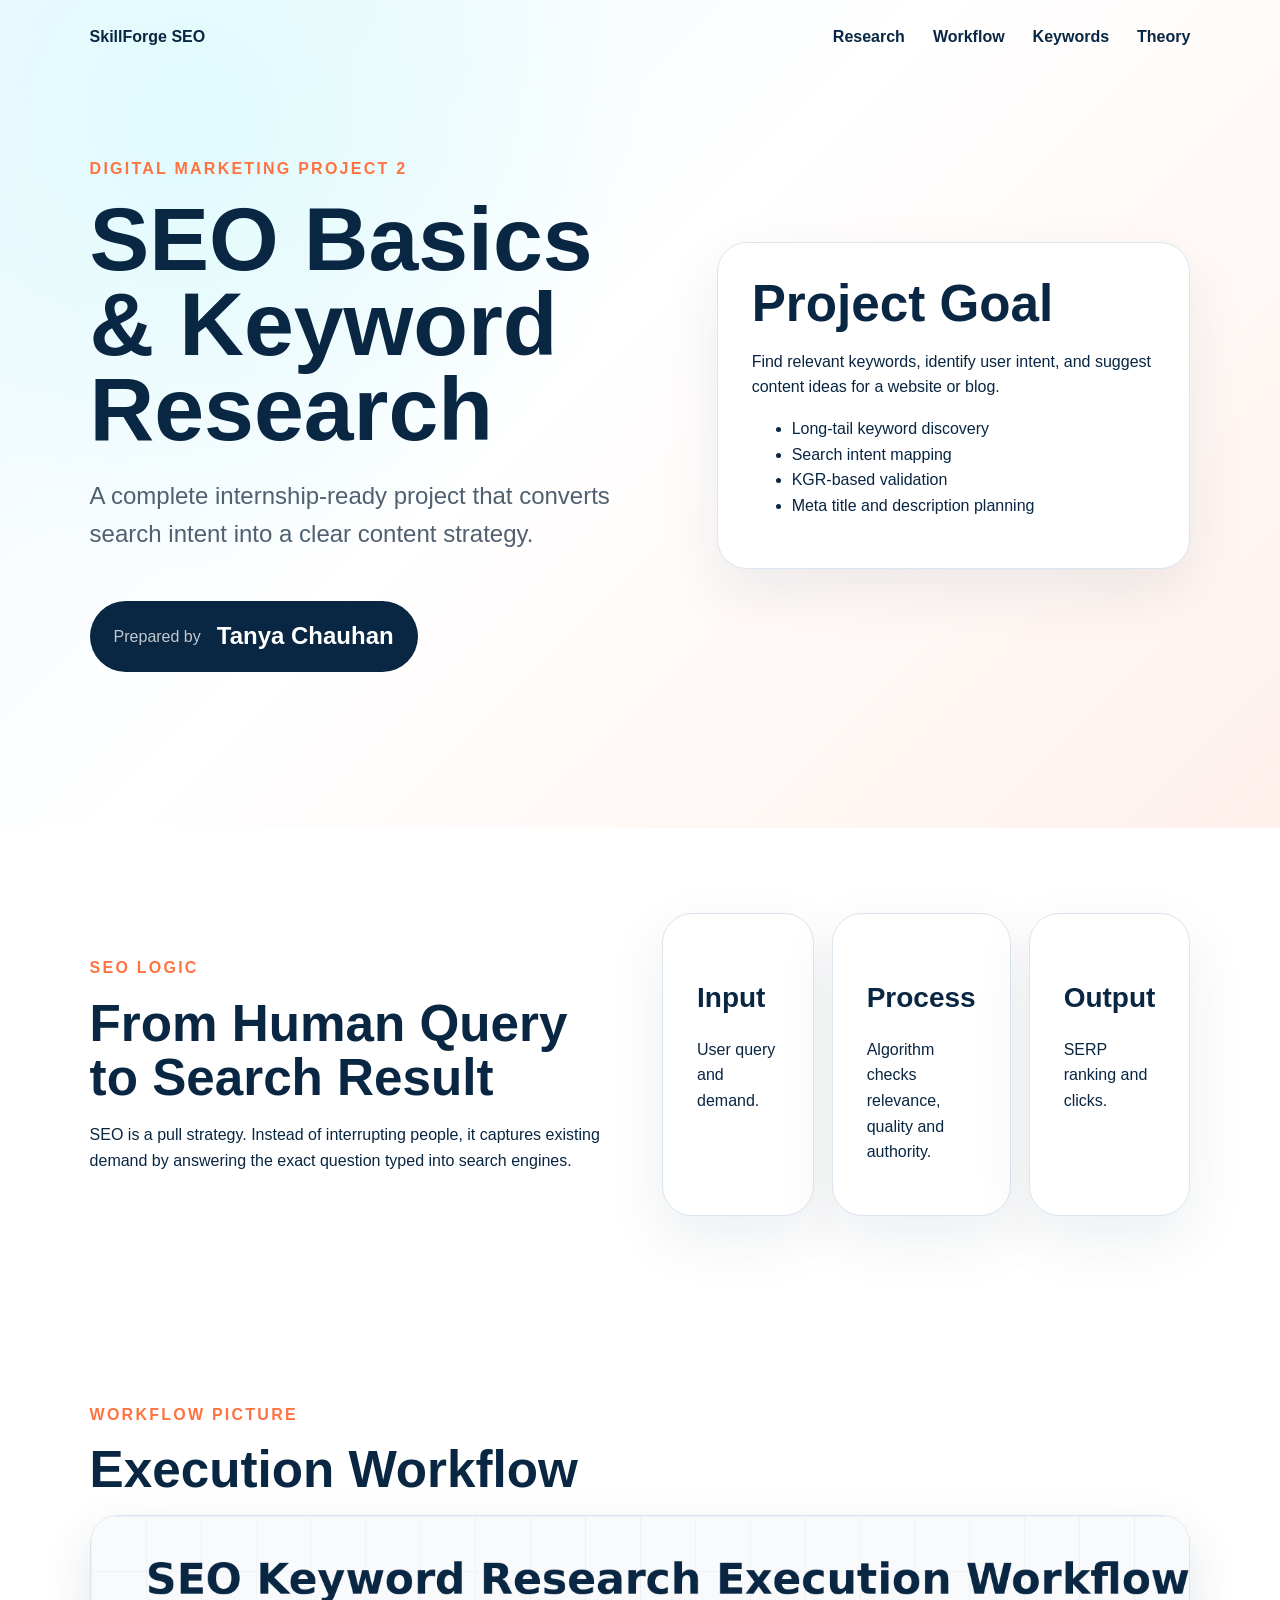
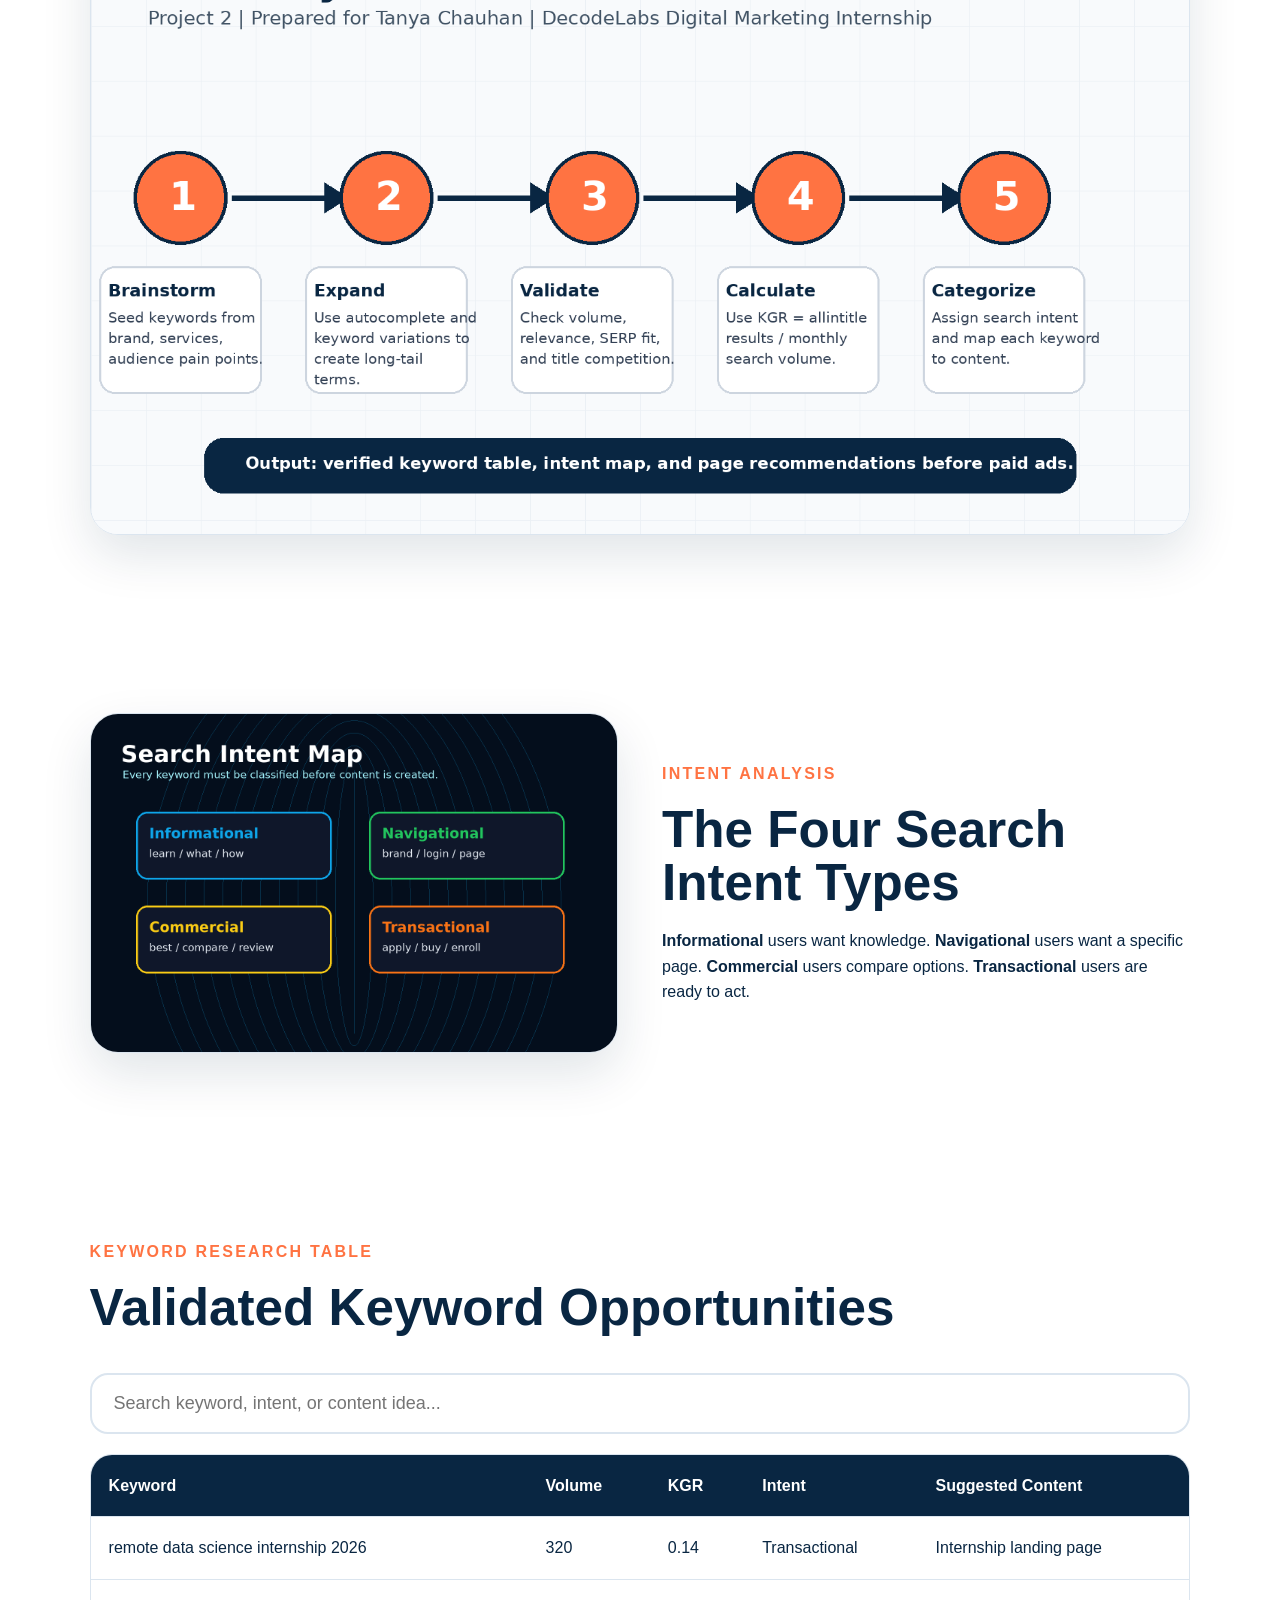
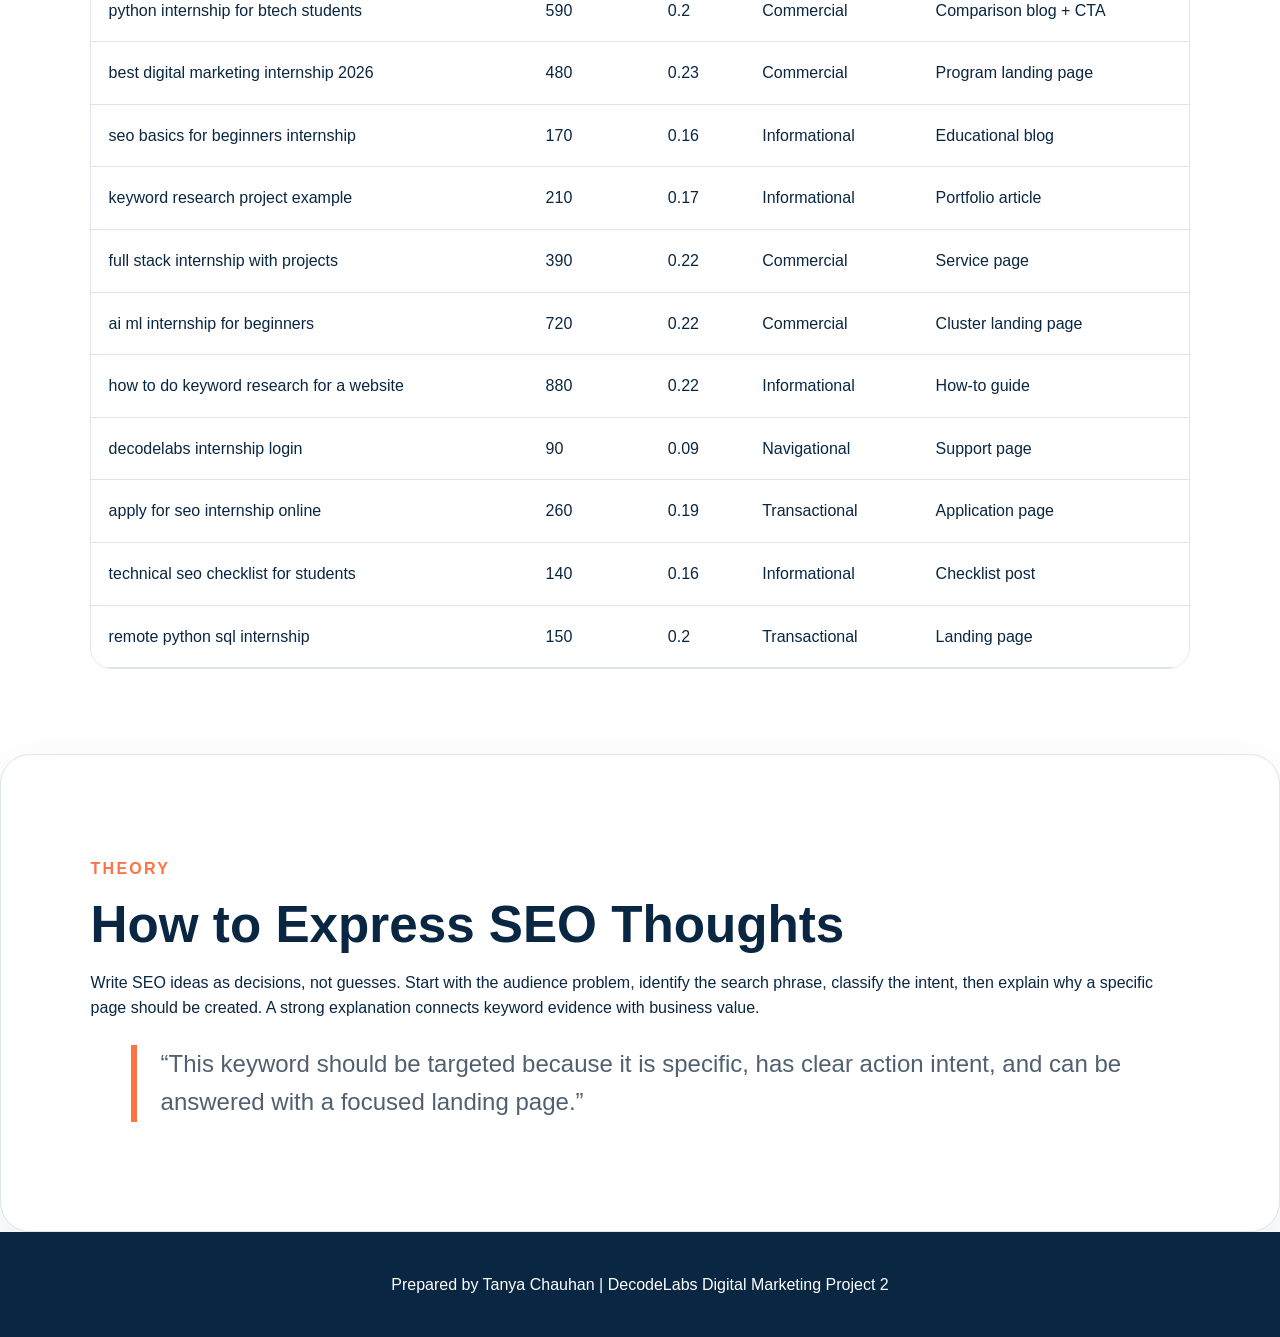
<file: Tanya_Chauhan_SEO_Project2/index.html>
<!DOCTYPE html>
<html lang="en">
<head>
  <meta charset="UTF-8" />
  <meta name="viewport" content="width=device-width, initial-scale=1.0" />
  <title>SEO Basics & Keyword Research Project | Tanya Chauhan</title>
  <meta name="description" content="A complete SEO basics and keyword research project for DecodeLabs Digital Marketing Project 2, prepared by Tanya Chauhan." />
  <meta name="keywords" content="SEO basics, keyword research, search intent, long-tail keywords, KGR, Tanya Chauhan, DecodeLabs" />
  <link rel="stylesheet" href="css/styles.css" />
</head>
<body>
  <header class="hero">
    <nav class="nav">
      <span class="brand">SkillForge SEO</span>
      <a href="#research">Research</a><a href="#workflow">Workflow</a><a href="#table">Keywords</a><a href="#report">Theory</a>
    </nav>
    <section class="hero-grid">
      <div>
        <p class="eyebrow">Digital Marketing Project 2</p>
        <h1>SEO Basics & Keyword Research</h1>
        <p class="lead">A complete internship-ready project that converts search intent into a clear content strategy.</p>
        <div class="student-card"><span>Prepared by</span><strong>Tanya Chauhan</strong></div>
      </div>
      <div class="hero-panel">
        <h2>Project Goal</h2>
        <p>Find relevant keywords, identify user intent, and suggest content ideas for a website or blog.</p>
        <ul><li>Long-tail keyword discovery</li><li>Search intent mapping</li><li>KGR-based validation</li><li>Meta title and description planning</li></ul>
      </div>
    </section>
  </header>

  <main>
    <section id="research" class="section two-col">
      <div>
        <p class="eyebrow">SEO logic</p><h2>From Human Query to Search Result</h2>
        <p>SEO is a pull strategy. Instead of interrupting people, it captures existing demand by answering the exact question typed into search engines.</p>
      </div>
      <div class="cards">
        <article><h3>Input</h3><p>User query and demand.</p></article>
        <article><h3>Process</h3><p>Algorithm checks relevance, quality and authority.</p></article>
        <article><h3>Output</h3><p>SERP ranking and clicks.</p></article>
      </div>
    </section>

    <section id="workflow" class="section">
      <p class="eyebrow">Workflow picture</p><h2>Execution Workflow</h2>
      <img class="workflow-img" src="assets/seo-workflow.png" alt="SEO keyword research execution workflow" />
    </section>

    <section class="section two-col">
      <img class="intent-img" src="assets/intent-map.png" alt="Search intent map" />
      <div><p class="eyebrow">Intent analysis</p><h2>The Four Search Intent Types</h2>
      <p><strong>Informational</strong> users want knowledge. <strong>Navigational</strong> users want a specific page. <strong>Commercial</strong> users compare options. <strong>Transactional</strong> users are ready to act.</p></div>
    </section>

    <section id="table" class="section">
      <p class="eyebrow">Keyword research table</p><h2>Validated Keyword Opportunities</h2>
      <input id="searchBox" placeholder="Search keyword, intent, or content idea..." />
      <div class="table-wrap"><table id="keywordTable"><thead><tr><th>Keyword</th><th>Volume</th><th>KGR</th><th>Intent</th><th>Suggested Content</th></tr></thead><tbody></tbody></table></div>
    </section>

    <section id="report" class="section report">
      <p class="eyebrow">Theory</p><h2>How to Express SEO Thoughts</h2>
      <p>Write SEO ideas as decisions, not guesses. Start with the audience problem, identify the search phrase, classify the intent, then explain why a specific page should be created. A strong explanation connects keyword evidence with business value.</p>
      <blockquote>“This keyword should be targeted because it is specific, has clear action intent, and can be answered with a focused landing page.”</blockquote>
    </section>
  </main>
  <footer>Prepared by Tanya Chauhan | DecodeLabs Digital Marketing Project 2</footer>
  <script src="js/script.js"></script>
</body>
</html>
</file>
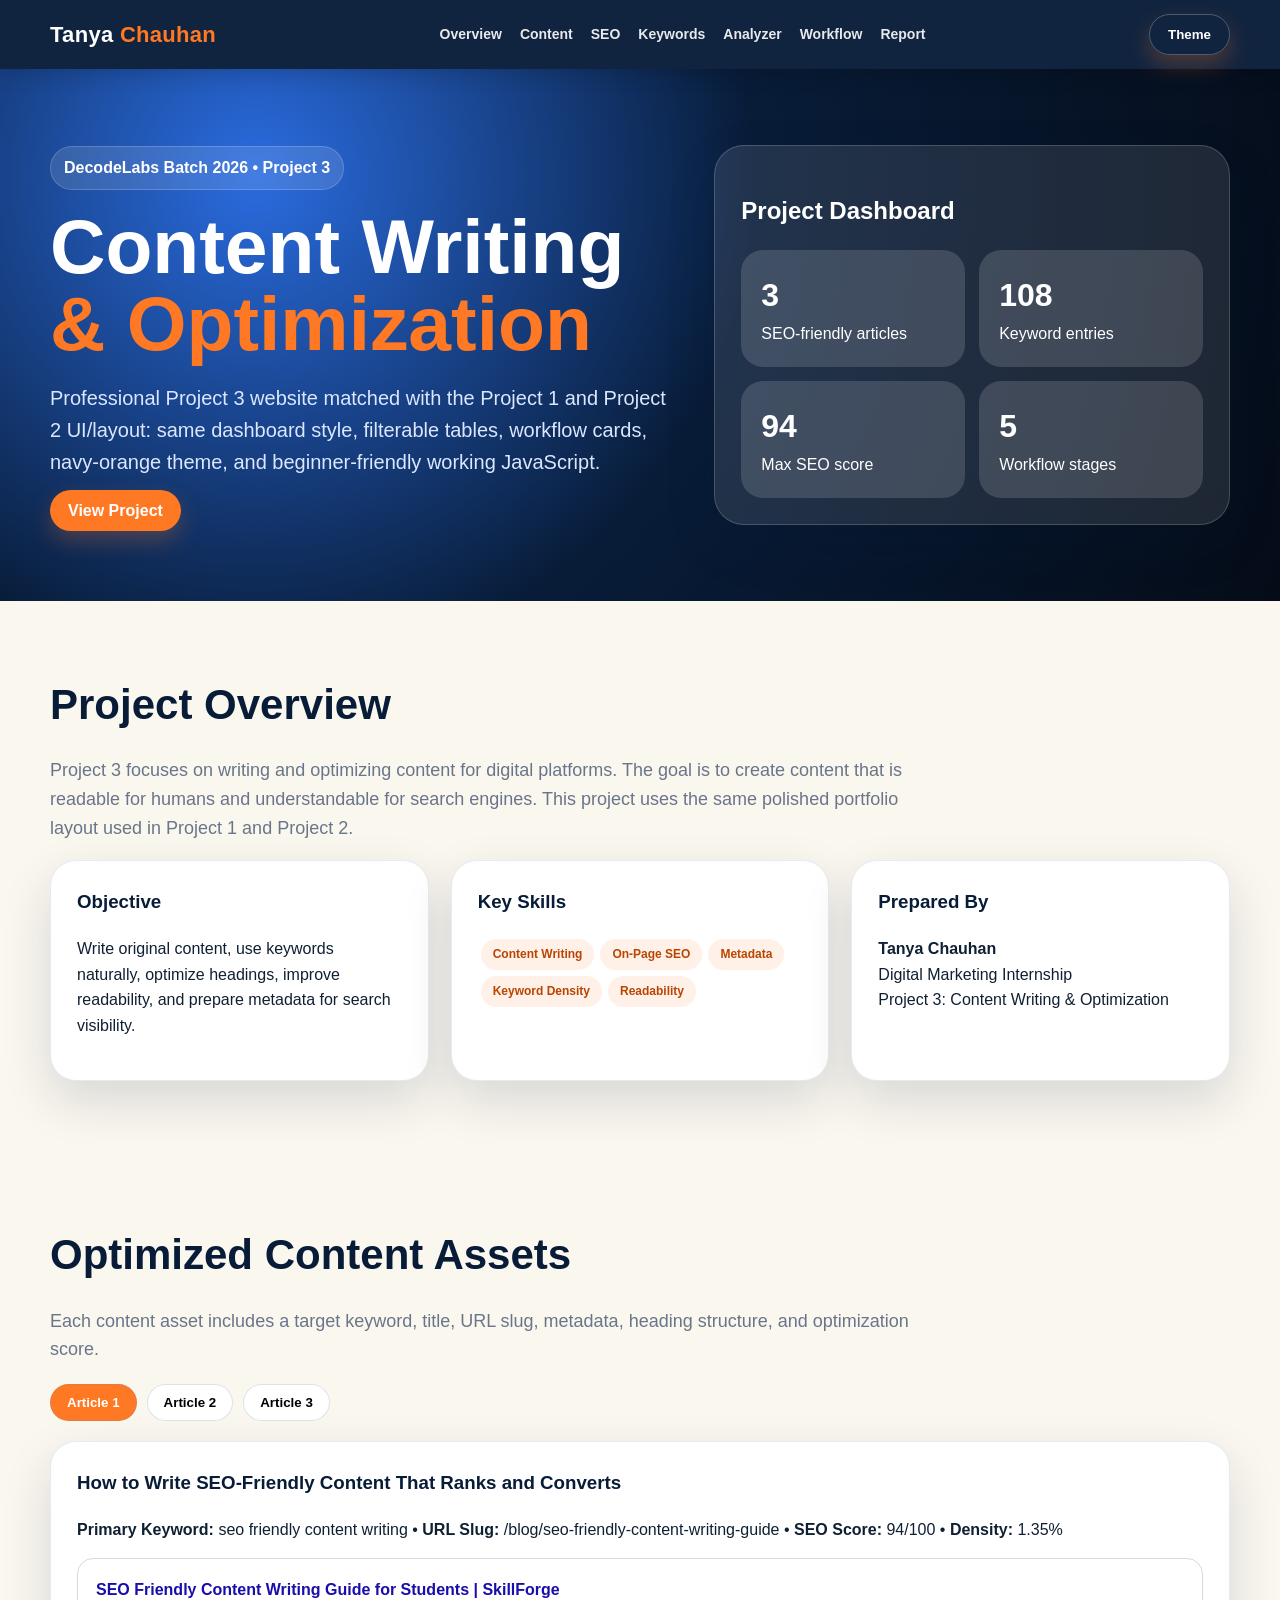
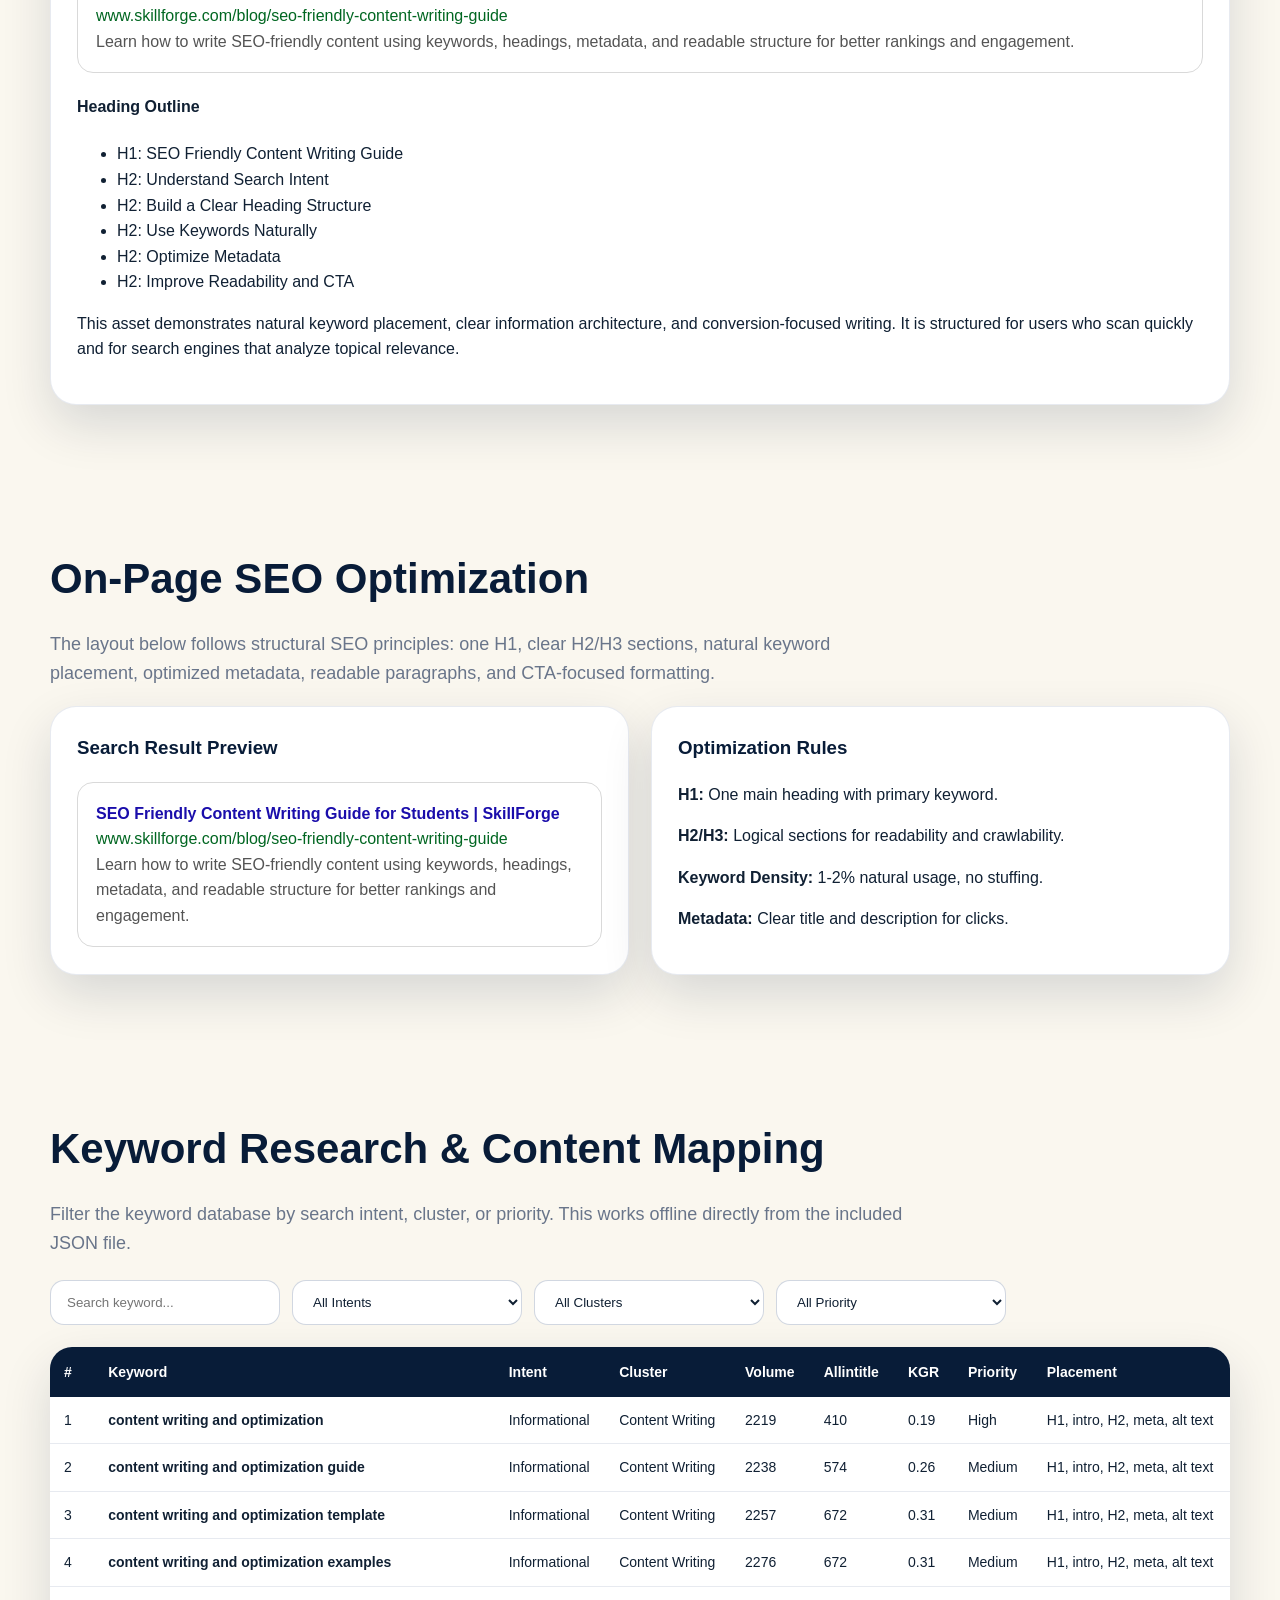
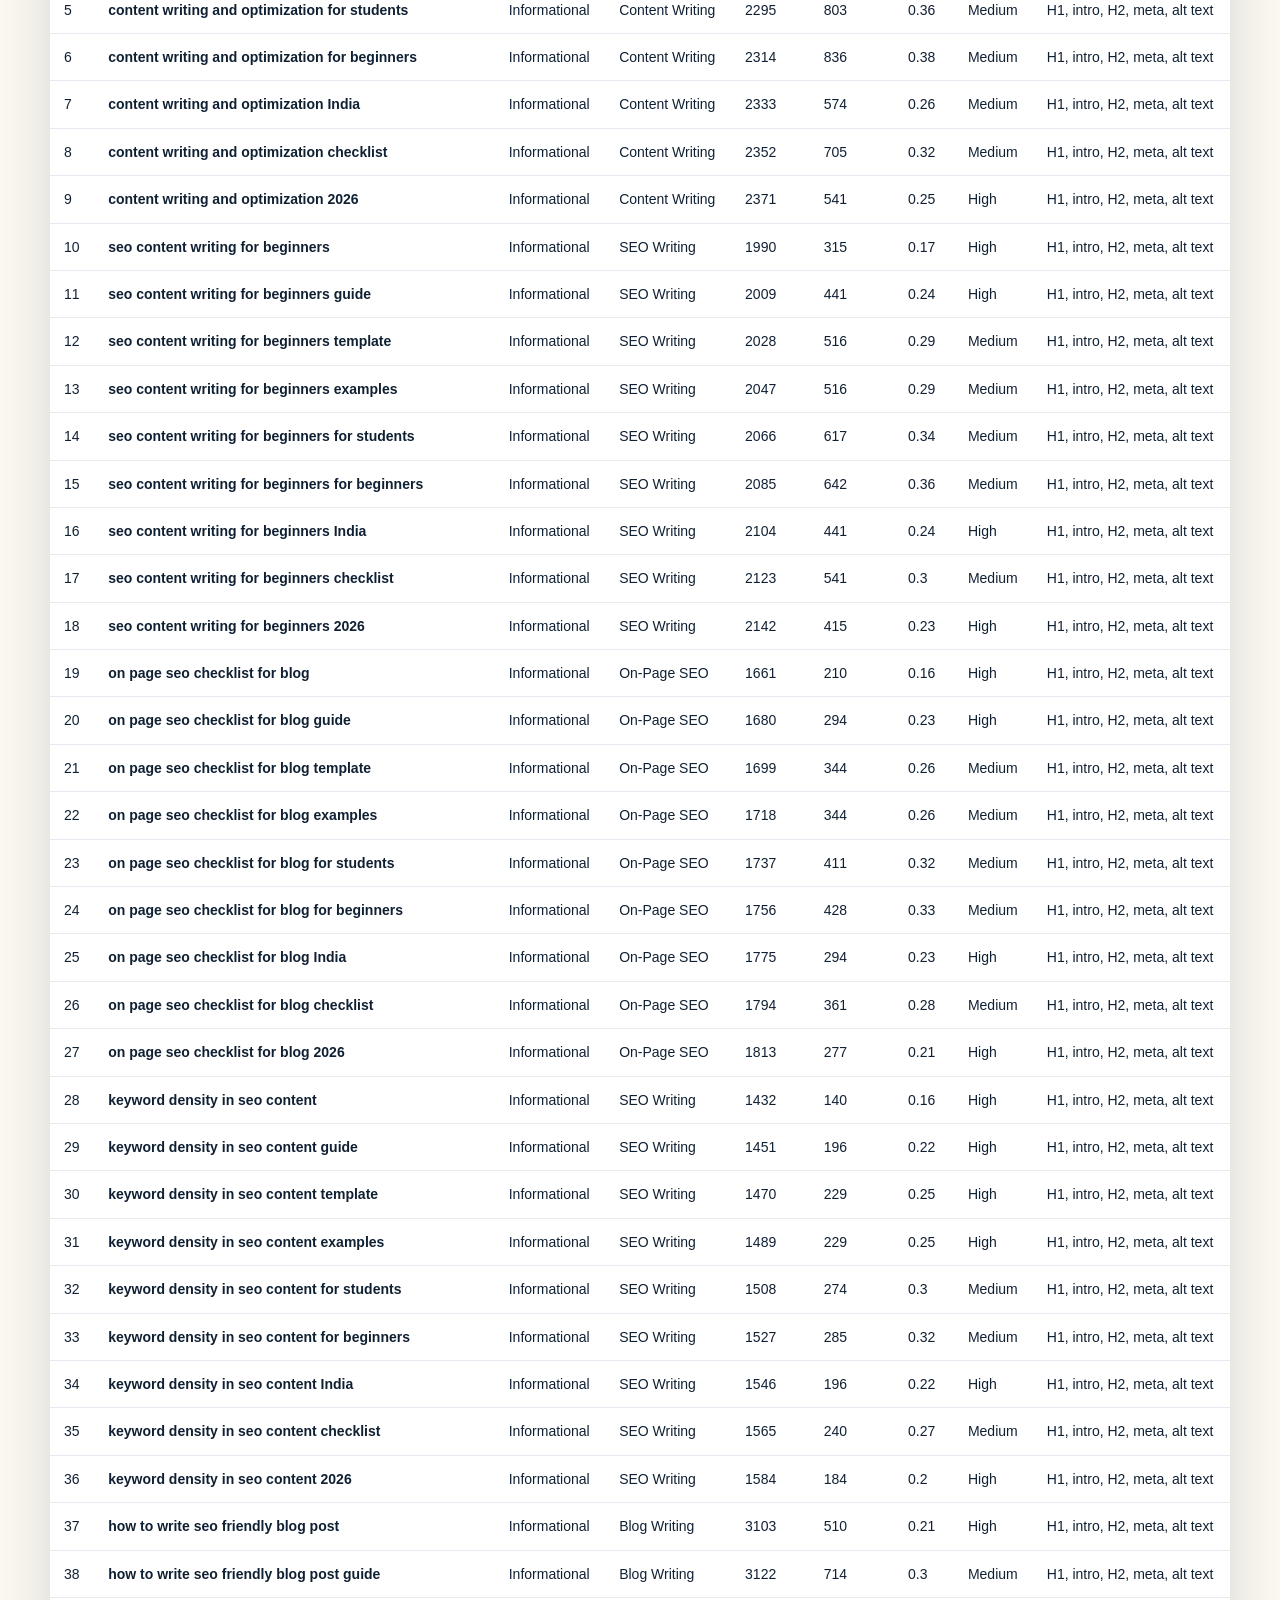
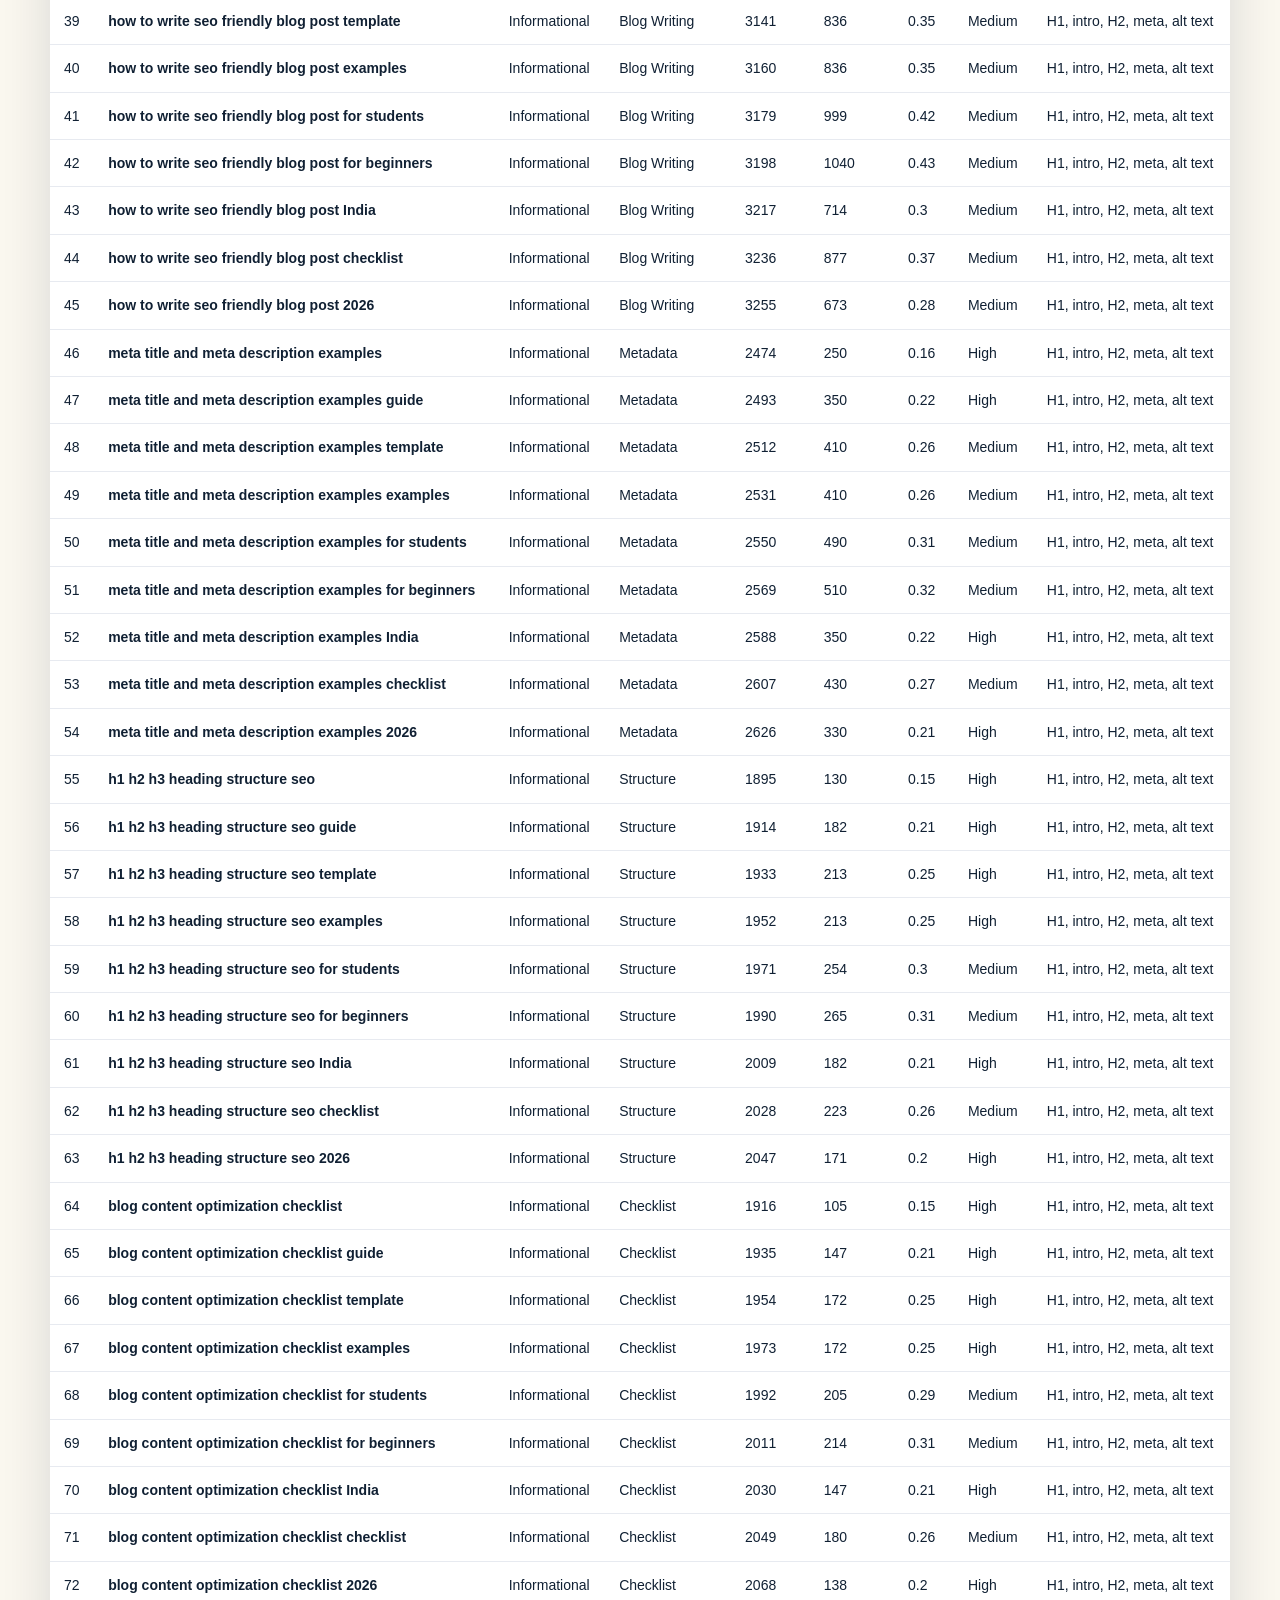
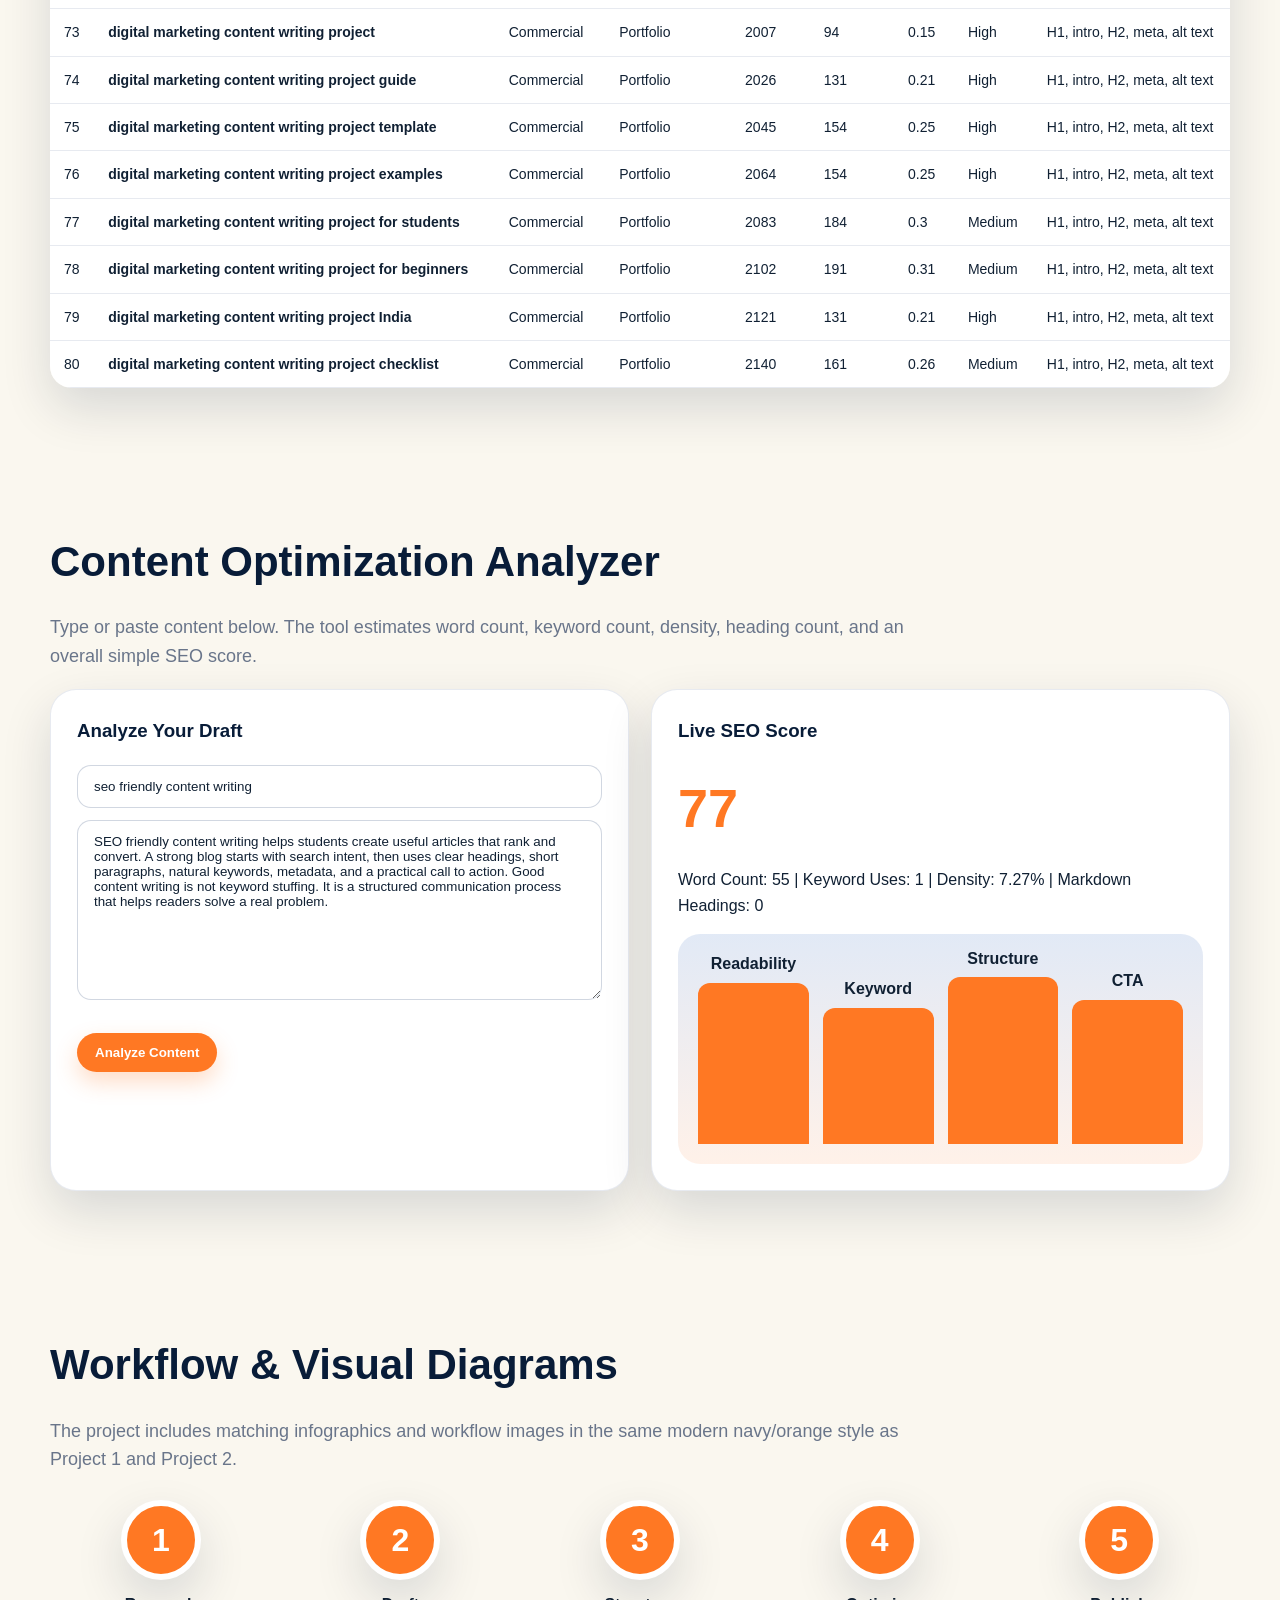
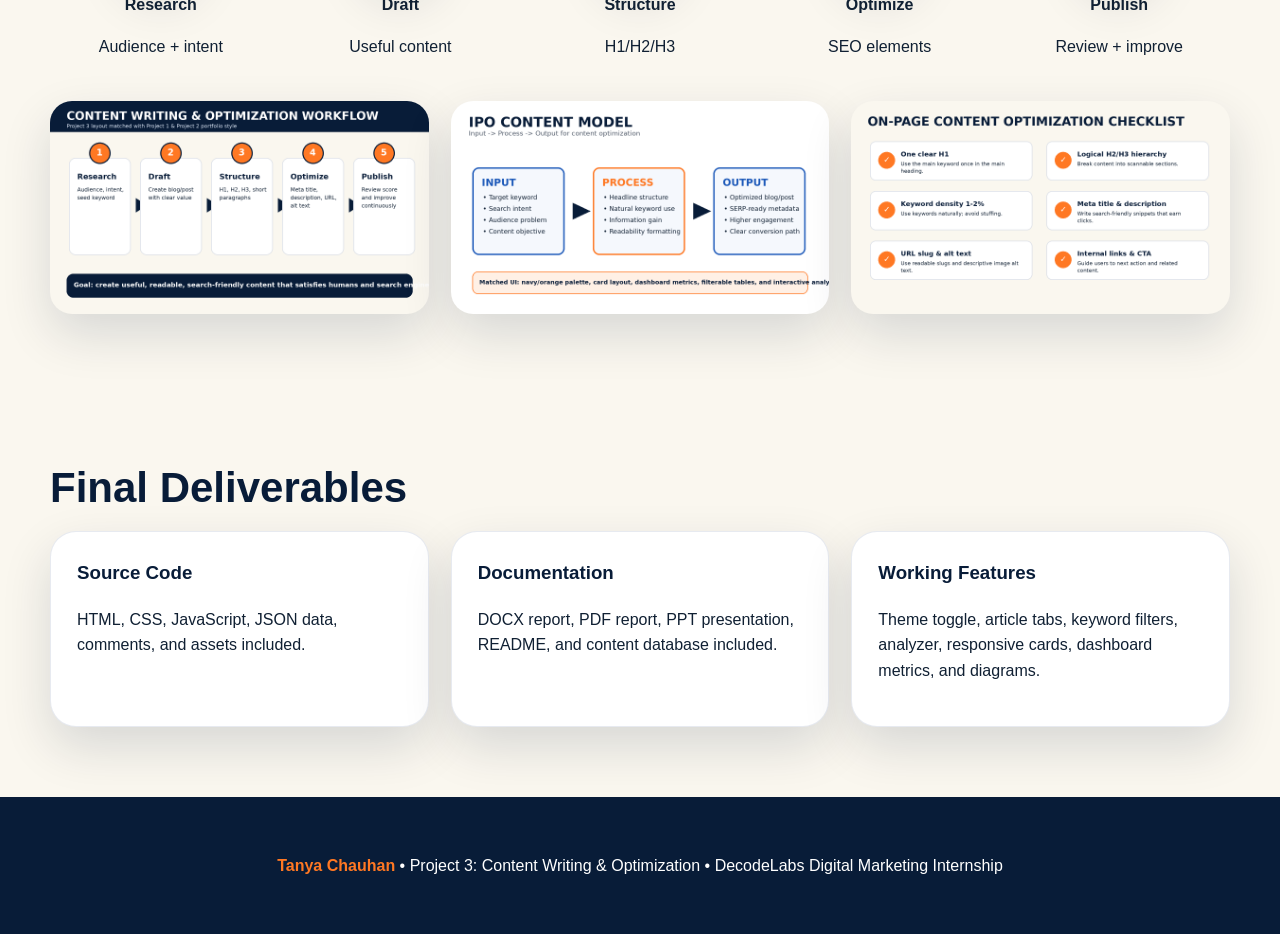
<file: Tanya_Chauhan_Digital_Marketing_Project3_Content_Writing_Optimization_UI_MATCHED/Website/index.html>
<!doctype html><html lang="en"><head><meta charset="utf-8"><meta name="viewport" content="width=device-width, initial-scale=1"><title>Tanya Chauhan | Project 3 Content Writing & Optimization</title><meta name="description" content="Project 3 digital marketing portfolio for content writing and on-page SEO optimization prepared by Tanya Chauhan."><link rel="stylesheet" href="css/style.css"></head><body>
<nav class="nav"><div class="nav-inner"><div class="brand">Tanya <span>Chauhan</span></div><div class="links"><a href="#overview">Overview</a><a href="#content">Content</a><a href="#seo">SEO</a><a href="#keywords">Keywords</a><a href="#analyzer">Analyzer</a><a href="#workflow">Workflow</a><a href="#report">Report</a></div><button class="btn ghost" onclick="toggleTheme()">Theme</button></div></nav>
<header class="hero"><div class="hero-wrap"><div><span class="badge">DecodeLabs Batch 2026 • Project 3</span><h1>Content Writing <span>& Optimization</span></h1><p>Professional Project 3 website matched with the Project 1 and Project 2 UI/layout: same dashboard style, filterable tables, workflow cards, navy-orange theme, and beginner-friendly working JavaScript.</p><a class="btn" href="#content">View Project</a></div><div class="hero-card"><h2>Project Dashboard</h2><div class="metric-grid"><div class="metric"><b>3</b>SEO-friendly articles</div><div class="metric"><b>108</b>Keyword entries</div><div class="metric"><b>94</b>Max SEO score</div><div class="metric"><b>5</b>Workflow stages</div></div></div></div></header>
<section id="overview" class="section"><h2>Project Overview</h2><p class="lead">Project 3 focuses on writing and optimizing content for digital platforms. The goal is to create content that is readable for humans and understandable for search engines. This project uses the same polished portfolio layout used in Project 1 and Project 2.</p><div class="grid grid-3"><div class="card"><h3>Objective</h3><p>Write original content, use keywords naturally, optimize headings, improve readability, and prepare metadata for search visibility.</p></div><div class="card"><h3>Key Skills</h3><span class="pill">Content Writing</span><span class="pill">On-Page SEO</span><span class="pill">Metadata</span><span class="pill">Keyword Density</span><span class="pill">Readability</span></div><div class="card"><h3>Prepared By</h3><p><b>Tanya Chauhan</b><br>Digital Marketing Internship<br>Project 3: Content Writing & Optimization</p></div></div></section>
<section id="content" class="section"><h2>Optimized Content Assets</h2><p class="lead">Each content asset includes a target keyword, title, URL slug, metadata, heading structure, and optimization score.</p><div class="tabbar" id="articleTabs"></div><div id="articlePanels"></div></section>
<section id="seo" class="section"><h2>On-Page SEO Optimization</h2><p class="lead">The layout below follows structural SEO principles: one H1, clear H2/H3 sections, natural keyword placement, optimized metadata, readable paragraphs, and CTA-focused formatting.</p><div class="grid grid-2"><div class="card"><h3>Search Result Preview</h3><div class="preview"><b>SEO Friendly Content Writing Guide for Students | SkillForge</b><div class="url">www.skillforge.com/blog/seo-friendly-content-writing-guide</div><div class="desc">Learn how to write SEO-friendly content using keywords, headings, metadata, and readable structure for better rankings and engagement.</div></div></div><div class="card"><h3>Optimization Rules</h3><p><b>H1:</b> One main heading with primary keyword.</p><p><b>H2/H3:</b> Logical sections for readability and crawlability.</p><p><b>Keyword Density:</b> 1-2% natural usage, no stuffing.</p><p><b>Metadata:</b> Clear title and description for clicks.</p></div></div></section>
<section id="keywords" class="section"><h2>Keyword Research & Content Mapping</h2><p class="lead">Filter the keyword database by search intent, cluster, or priority. This works offline directly from the included JSON file.</p><div class="filterbar"><input class="input" id="keywordSearch" placeholder="Search keyword..."><select class="select" id="intentFilter"><option value="">All Intents</option><option>Informational</option><option>Commercial</option></select><select class="select" id="clusterFilter"><option value="">All Clusters</option></select><select class="select" id="priorityFilter"><option value="">All Priority</option><option>High</option><option>Medium</option><option>Low</option></select></div><div class="table-wrap"><table><thead><tr><th>#</th><th>Keyword</th><th>Intent</th><th>Cluster</th><th>Volume</th><th>Allintitle</th><th>KGR</th><th>Priority</th><th>Placement</th></tr></thead><tbody id="keywordBody"></tbody></table></div></section>
<section id="analyzer" class="section"><h2>Content Optimization Analyzer</h2><p class="lead">Type or paste content below. The tool estimates word count, keyword count, density, heading count, and an overall simple SEO score.</p><div class="grid grid-2"><div class="card"><h3>Analyze Your Draft</h3><input class="input" id="targetKeyword" value="seo friendly content writing" style="width:100%;margin-bottom:12px"><textarea id="draftText">SEO friendly content writing helps students create useful articles that rank and convert. A strong blog starts with search intent, then uses clear headings, short paragraphs, natural keywords, metadata, and a practical call to action. Good content writing is not keyword stuffing. It is a structured communication process that helps readers solve a real problem.</textarea><br><br><button class="btn" onclick="analyzeContent()">Analyze Content</button></div><div class="card"><h3>Live SEO Score</h3><div class="score" id="seoScore">92</div><p id="analysisOutput">Word Count: 55 | Keyword Uses: 2 | Density: 3.64% | Headings: 0</p><div class="chart"><div class="bar" style="height:85%"><span>Readability</span></div><div class="bar" style="height:72%"><span>Keyword</span></div><div class="bar" style="height:88%"><span>Structure</span></div><div class="bar" style="height:76%"><span>CTA</span></div></div></div></div></section>
<section id="workflow" class="section"><h2>Workflow & Visual Diagrams</h2><p class="lead">The project includes matching infographics and workflow images in the same modern navy/orange style as Project 1 and Project 2.</p><div class="timeline"><div class="step"><div class="bubble">1</div><b>Research</b><p>Audience + intent</p></div><div class="step"><div class="bubble">2</div><b>Draft</b><p>Useful content</p></div><div class="step"><div class="bubble">3</div><b>Structure</b><p>H1/H2/H3</p></div><div class="step"><div class="bubble">4</div><b>Optimize</b><p>SEO elements</p></div><div class="step"><div class="bubble">5</div><b>Publish</b><p>Review + improve</p></div></div><br><div class="grid grid-3 image-grid"><img src="assets/images/content_workflow.png" alt="Content workflow"><img src="assets/images/ipo_content_model.png" alt="IPO content model"><img src="assets/images/onpage_content_checklist.png" alt="SEO checklist"></div></section>
<section id="report" class="section"><h2>Final Deliverables</h2><div class="grid grid-3"><div class="card"><h3>Source Code</h3><p>HTML, CSS, JavaScript, JSON data, comments, and assets included.</p></div><div class="card"><h3>Documentation</h3><p>DOCX report, PDF report, PPT presentation, README, and content database included.</p></div><div class="card"><h3>Working Features</h3><p>Theme toggle, article tabs, keyword filters, analyzer, responsive cards, dashboard metrics, and diagrams.</p></div></div></section>
<footer class="footer"><p><b>Tanya Chauhan</b> • Project 3: Content Writing & Optimization • DecodeLabs Digital Marketing Internship</p></footer><script src="js/app.js"></script></body></html>
</file>
<file: Tanya_Chauhan_SEO_Project2/css/styles.css>
:root{--ink:#092642;--muted:#516070;--brand:#ff7342;--soft:#f3f7fb;--line:#dbe5ef}*{box-sizing:border-box}body{margin:0;font-family:Inter,Segoe UI,Arial,sans-serif;color:var(--ink);background:#fff;line-height:1.6}.hero{min-height:92vh;background:radial-gradient(circle at 15% 15%,#e0fbfc,transparent 35%),linear-gradient(135deg,#eef8ff,#fff 45%,#fff1ec);padding:24px 7vw 60px}.nav{display:flex;align-items:center;gap:28px}.brand{font-weight:900;margin-right:auto}.nav a{color:var(--ink);text-decoration:none;font-weight:700}.hero-grid{display:grid;grid-template-columns:1.1fr .9fr;gap:48px;align-items:center;margin-top:90px}.eyebrow{color:var(--brand);font-weight:900;text-transform:uppercase;letter-spacing:.14em}h1{font-size:clamp(48px,7vw,96px);line-height:.95;margin:12px 0}h2{font-size:clamp(32px,4vw,54px);line-height:1.05;margin:0 0 18px}.lead{font-size:24px;max-width:720px;color:var(--muted)}.hero-panel,.cards article,.report{background:white;border:1px solid var(--line);box-shadow:0 22px 60px rgba(9,38,66,.08);border-radius:30px;padding:34px}.student-card{display:inline-flex;gap:16px;align-items:center;padding:16px 24px;border-radius:999px;background:var(--ink);color:white;margin-top:24px}.student-card span{opacity:.75}.student-card strong{font-size:24px}.section{padding:85px 7vw}.two-col{display:grid;grid-template-columns:1fr 1fr;gap:44px;align-items:center}.cards{display:grid;grid-template-columns:repeat(3,1fr);gap:18px}.cards h3{font-size:28px;margin-bottom:6px}.workflow-img,.intent-img{width:100%;border-radius:28px;border:1px solid var(--line);box-shadow:0 20px 50px rgba(9,38,66,.12)}#searchBox{width:100%;padding:18px 22px;font-size:18px;border:2px solid var(--line);border-radius:18px;margin:20px 0}.table-wrap{overflow:auto;border:1px solid var(--line);border-radius:22px}table{width:100%;border-collapse:collapse;background:white}th,td{padding:18px;text-align:left;border-bottom:1px solid var(--line)}th{background:var(--ink);color:white}tr:hover{background:var(--soft)}blockquote{font-size:24px;border-left:6px solid var(--brand);padding-left:24px;color:var(--muted)}footer{text-align:center;padding:40px;background:var(--ink);color:white}@media(max-width:900px){.hero-grid,.two-col,.cards{grid-template-columns:1fr}.nav{flex-wrap:wrap}h1{font-size:54px}}
</file>
<file: Tanya_Chauhan_Digital_Marketing_Project3_Content_Writing_Optimization_UI_MATCHED/Website/css/style.css>
:root{--navy:#081c38;--orange:#ff7823;--cream:#faf7ef;--blue:#1b58b9;--green:#248c53;--text:#102033;--card:#ffffff;--muted:#69758a;--shadow:0 20px 50px rgba(8,28,56,.14)}
*{box-sizing:border-box}html{scroll-behavior:smooth}body{margin:0;font-family:Inter,Segoe UI,Arial,sans-serif;background:var(--cream);color:var(--text);line-height:1.6}.dark{--cream:#071325;--card:#0d213d;--text:#eef4ff;--muted:#b8c2d6;--shadow:0 20px 50px rgba(0,0,0,.35)}
a{color:inherit;text-decoration:none}.nav{position:sticky;top:0;z-index:20;background:rgba(8,28,56,.96);color:white;backdrop-filter:blur(12px);box-shadow:0 4px 20px rgba(0,0,0,.18)}.nav-inner{max-width:1220px;margin:auto;display:flex;align-items:center;justify-content:space-between;padding:14px 20px}.brand{font-weight:900;font-size:22px;letter-spacing:.3px}.brand span{color:var(--orange)}.links{display:flex;gap:18px;font-weight:700;font-size:14px}.links a{opacity:.9}.links a:hover{color:var(--orange)}.btn{border:0;border-radius:999px;background:var(--orange);color:white;font-weight:800;padding:12px 18px;cursor:pointer;box-shadow:0 10px 22px rgba(255,120,35,.25)}.ghost{background:transparent;border:1px solid rgba(255,255,255,.25)}
.hero{background:radial-gradient(circle at 20% 20%,#2a6ce0 0,#081c38 45%,#050c18 100%);color:white;overflow:hidden}.hero-wrap{max-width:1220px;margin:auto;display:grid;grid-template-columns:1.1fr .9fr;gap:34px;align-items:center;padding:76px 20px}.badge{display:inline-flex;gap:8px;align-items:center;padding:8px 13px;border-radius:999px;background:rgba(255,255,255,.12);border:1px solid rgba(255,255,255,.18);font-weight:800;color:#fff}.hero h1{font-size:clamp(40px,6vw,78px);line-height:1;margin:18px 0}.hero h1 span{color:var(--orange)}.hero p{font-size:20px;max-width:780px;color:#dbe7ff}.hero-card{background:rgba(255,255,255,.1);border:1px solid rgba(255,255,255,.18);border-radius:30px;padding:26px;box-shadow:var(--shadow)}.metric-grid{display:grid;grid-template-columns:repeat(2,1fr);gap:14px}.metric{background:rgba(255,255,255,.14);border-radius:22px;padding:20px}.metric b{font-size:32px;color:#fff;display:block}
.section{max-width:1220px;margin:auto;padding:70px 20px}.section h2{font-size:42px;margin:0 0 10px;color:var(--navy)}.dark .section h2{color:white}.lead{font-size:18px;color:var(--muted);max-width:870px}.grid{display:grid;gap:22px}.grid-3{grid-template-columns:repeat(3,1fr)}.grid-2{grid-template-columns:repeat(2,1fr)}.card{background:var(--card);border-radius:26px;padding:26px;box-shadow:var(--shadow);border:1px solid rgba(125,140,170,.18)}.card h3{margin-top:0;color:var(--navy)}.dark .card h3{color:white}.pill{display:inline-block;border-radius:999px;background:#fff0e8;color:#b94500;font-weight:900;padding:6px 12px;font-size:12px;margin:3px}.table-wrap{overflow:auto;border-radius:22px;box-shadow:var(--shadow)}table{width:100%;border-collapse:collapse;background:var(--card);font-size:14px}th{background:var(--navy);color:white;text-align:left;padding:14px;white-space:nowrap}td{padding:12px 14px;border-bottom:1px solid rgba(125,140,170,.18)}tr:hover{background:rgba(255,120,35,.06)}.filterbar{display:flex;gap:12px;flex-wrap:wrap;margin:22px 0}.input,.select,textarea{padding:13px 16px;border-radius:14px;border:1px solid rgba(125,140,170,.35);background:var(--card);color:var(--text);min-width:230px}textarea{width:100%;min-height:180px;font-family:inherit}.timeline{display:grid;grid-template-columns:repeat(5,1fr);gap:18px;margin-top:26px}.step{text-align:center}.bubble{width:80px;height:80px;border-radius:50%;background:var(--orange);display:grid;place-items:center;color:white;font-size:32px;font-weight:900;margin:0 auto 12px;border:6px solid white;box-shadow:var(--shadow)}.chart{height:230px;background:linear-gradient(180deg,rgba(27,88,185,.13),rgba(255,120,35,.1));border-radius:22px;padding:20px;display:flex;align-items:end;gap:14px}.bar{flex:1;background:var(--orange);border-radius:12px 12px 0 0;min-height:30px;position:relative}.bar span{position:absolute;bottom:100%;left:50%;transform:translateX(-50%);font-weight:900;margin-bottom:6px}.image-grid img,.diagram{width:100%;border-radius:22px;box-shadow:var(--shadow);background:white}.score{font-size:54px;font-weight:900;color:var(--orange)}.preview{background:white;color:#1a0dab;border-radius:16px;padding:18px;border:1px solid #d9d9d9}.preview .url{color:#006621}.preview .desc{color:#545454}.tabbar{display:flex;gap:10px;flex-wrap:wrap;margin:20px 0}.tab{padding:10px 16px;border-radius:999px;background:var(--card);border:1px solid rgba(125,140,170,.25);cursor:pointer;font-weight:800}.tab.active{background:var(--orange);color:white}.articlePanel{display:none}.articlePanel.active{display:block}.footer{background:var(--navy);color:white;padding:40px 20px;text-align:center}.footer b{color:var(--orange)}@media(max-width:900px){.hero-wrap,.grid-3,.grid-2{grid-template-columns:1fr}.links{display:none}.timeline{grid-template-columns:1fr}.metric-grid{grid-template-columns:1fr}.hero-wrap{padding:50px 18px}.section h2{font-size:34px}}
</file>
